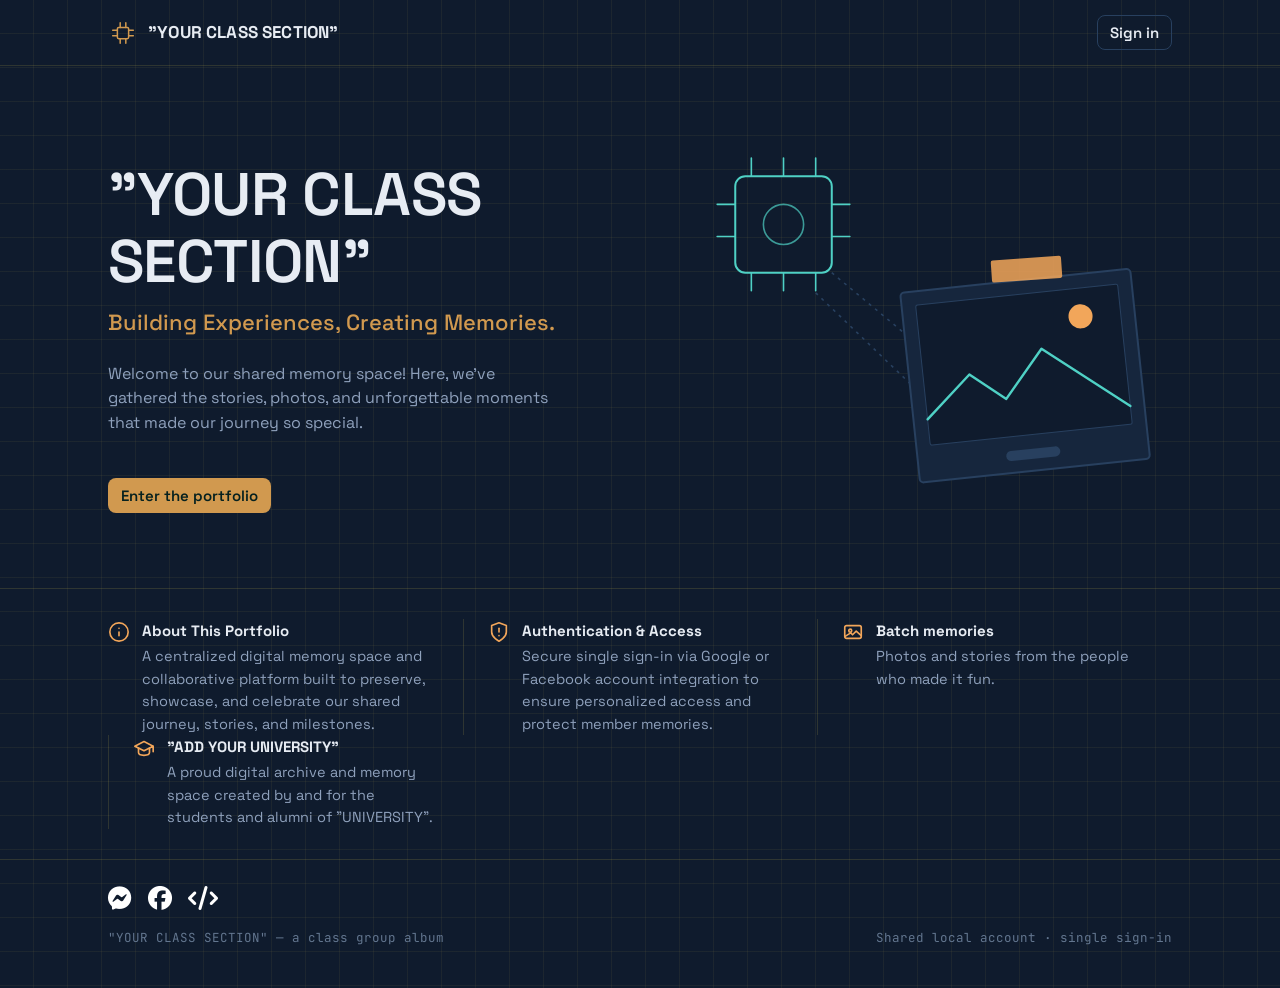
<file: index.html>
<!DOCTYPE html>
<html lang="en">

<head>
  <meta charset="UTF-8">
  <meta name="viewport" content="width=device-width, initial-scale=1.0">
  <title>"YOUR CLASS SECTION"</title>
  <!-- iOS & Android Home Screen Shortcut -->
  <link rel="apple-touch-icon" href="icon.png?v=2">
  <!-- High-Res Shortcut Icon for Android Chrome -->
  <link rel="icon" type="image/png" sizes="192x192" href="icon.png?v=2">
  <!-- Standard Browser Tab Icon -->
  <link rel="icon" type="image/png" sizes="32x32" href="icon.png?v=2">
  <link rel="manifest" href="manifest.json">
  <link rel="stylesheet" href="style.css">
  <link rel="stylesheet" href="https://cdnjs.cloudflare.com/ajax/libs/font-awesome/6.5.1/css/all.min.css">
</head>

<body class="bp-grid" data-page="index">

  <header class="nav">
    <div class="container nav__inner">
      <a href="index.html" class="nav__brand">
        <svg viewBox="0 0 32 32" fill="none" stroke="currentColor" stroke-width="1.6" stroke-linecap="round"
          stroke-linejoin="round" style="color:var(--teal)">
          <rect x="10" y="10" width="12" height="12" rx="1.5" />
          <path d="M13 10V5M19 10V5M13 27v-5M19 27v-5M10 13H5M10 19H5M27 13h-5M27 19h-5" />
        </svg>
        <span class="nav__brand-text">"YOUR CLASS SECTION"</span>
      </a>
      <div class="nav__actions">
        <a href="login.html" class="btn btn--ghost">Sign in</a>
      </div>
    </div>
  </header>

  <main>
    <section class="hero">
      <div class="container hero__grid">
        <div class="hero__content">
          <h1 class="hero__title">"YOUR CLASS SECTION"</h1>
          <p class="hero__tagline">Building Experiences, Creating Memories.</p>
          <p class="hero__blurb">
            Welcome to our shared memory space! Here, we’ve gathered the stories, photos, and unforgettable moments that
            made our journey so special.
          </p>
          <div class="hero__cta">
            <a href="login.html" id="enterPortfolio" class="btn btn--primary">Enter the portfolio</a>
          </div>
        </div>

        <div class="hero__art" aria-hidden="true">
          <svg viewBox="0 0 480 380" fill="none">
            <rect x="46" y="34" width="96" height="96" rx="10" stroke="#4FD1C5" stroke-width="2" />
            <circle cx="94" cy="82" r="20" stroke="#4FD1C5" stroke-width="1.6" opacity="0.7" />
            <path d="M62 34V16M94 34V16M126 34V16M62 130v18M94 130v18M126 130v18M46 62H28M46 94H28M142 62h18M142 94h18"
              stroke="#4FD1C5" stroke-width="1.6" stroke-linecap="round" />
            <path d="M142 130L250 220" stroke="#28405F" stroke-width="1.6" stroke-dasharray="3 5" />
            <path d="M126 150L230 250" stroke="#28405F" stroke-width="1.6" stroke-dasharray="3 5" />
            <circle cx="250" cy="220" r="4" fill="#4FD1C5" />
            <circle cx="230" cy="250" r="4" fill="#4FD1C5" />

            <g transform="translate(210,150) rotate(-6)">
              <rect x="0" y="0" width="230" height="190" rx="4" fill="#16263D" stroke="#28405F" stroke-width="2" />
              <rect x="14" y="14" width="202" height="140" rx="2" fill="#0F1B2D" stroke="#28405F" />
              <path d="M14 128l46-40 34 28 40-46 82 66" stroke="#4FD1C5" stroke-width="2.4" fill="none"
                stroke-linejoin="round" stroke-linecap="round" />
              <circle cx="176" cy="42" r="12" fill="#F2A65A" />
              <rect x="88" y="168" width="54" height="10" rx="5" fill="#28405F" />
            </g>

            <rect x="300" y="118" width="70" height="22" rx="2" fill="#F2A65A" opacity="0.85"
              transform="rotate(-4 300 118)" />
          </svg>
        </div>
      </div>
    </section>

    <section class="strip">
      <div class="container strip__row">
        <!-- Item 1: Portfolio Context & Shared Memory Space -->
        <div class="strip__item">
          <svg viewBox="0 0 24 24" fill="none" stroke="currentColor" stroke-width="1.8" stroke-linecap="round"
            stroke-linejoin="round">
            <circle cx="12" cy="12" r="10" />
            <path d="M12 16v-4" />
            <path d="M12 8h.01" />
          </svg>
          <p><strong>About This Portfolio</strong> A centralized digital memory space and collaborative platform built
            to preserve, showcase, and celebrate our shared journey, stories, and milestones.</p>
        </div>

        <!-- Item 2: Secure Account & Group Access -->
        <div class="strip__item">
          <svg viewBox="0 0 24 24" fill="none" stroke="currentColor" stroke-width="1.8" stroke-linecap="round"
            stroke-linejoin="round">
            <path d="M12 22s8-4 8-10V5l-8-3-8 3v7c0 6 8 10 8 10z" />
            <path d="M12 8v4" />
            <path d="M12 16h.01" />
          </svg>
          <p><strong>Authentication & Access</strong> Secure single sign-in via Google or Facebook account integration
            to ensure personalized access and protect member memories.</p>
        </div>
        <div class="strip__item">
          <svg viewBox="0 0 24 24" fill="none" stroke="currentColor" stroke-width="1.8" stroke-linecap="round"
            stroke-linejoin="round">
            <rect x="3" y="5" width="18" height="14" rx="2" />
            <circle cx="9" cy="10.5" r="1.6" />
            <path d="M21 16l-5.5-5-4 4-2-2L3 17" />
          </svg>
          <p><strong>Batch memories</strong>Photos and stories from the people who made it fun.</p>
        </div>
        <div class="strip__item">
          <svg viewBox="0 0 24 24" fill="none" stroke="currentColor" stroke-width="1.8" stroke-linecap="round"
            stroke-linejoin="round">
            <path d="M22 10v6M2 10l10-5 10 5-10 5z" />
            <path d="M6 12v5c0 2 2 3 6 3s6-1 6-3v-5" />
          </svg>
          <p><strong>"ADD YOUR UNIVERSITY"</strong> A proud digital archive and memory space created by and for
            the students and alumni of "UNIVERSITY".</p>
        </div>
      </div>

    </section>
  </main>

  <footer class="site-footer">
    <div class="icon-link">
      <!-- Existing Messenger Link -->
      <a href="YOUR_LINK" target="_blank" rel="noopener noreferrer">
        <i class="fa-brands fa-facebook-messenger"></i>
      </a>

      <!-- Existing Facebook Link -->
      <a href="YOUR_LINK" target="_blank" rel="noopener noreferrer" title="UNIVERSITY Facebook Page">
        <i class="fa-brands fa-facebook"></i>
      </a>

      <!-- NEW: Developer / Portfolio Link -->
      <a href="https://kaynekaido99-dotcom.is-pinoy.dev/" target="_blank" rel="noopener noreferrer"
        title="Developer Profile">
        <i class="fa-solid fa-code"></i>
      </a>
    </div>

    <div class="container site-footer__inner">
      <span class="mono">"YOUR CLASS SECTION" — a class group album</span>
      <span class="mono">Shared local account · single sign-in</span>
    </div>
  </footer>

  <script src="config.js"></script>
  <script src="app.js"></script>
</body>

</html>
</file>
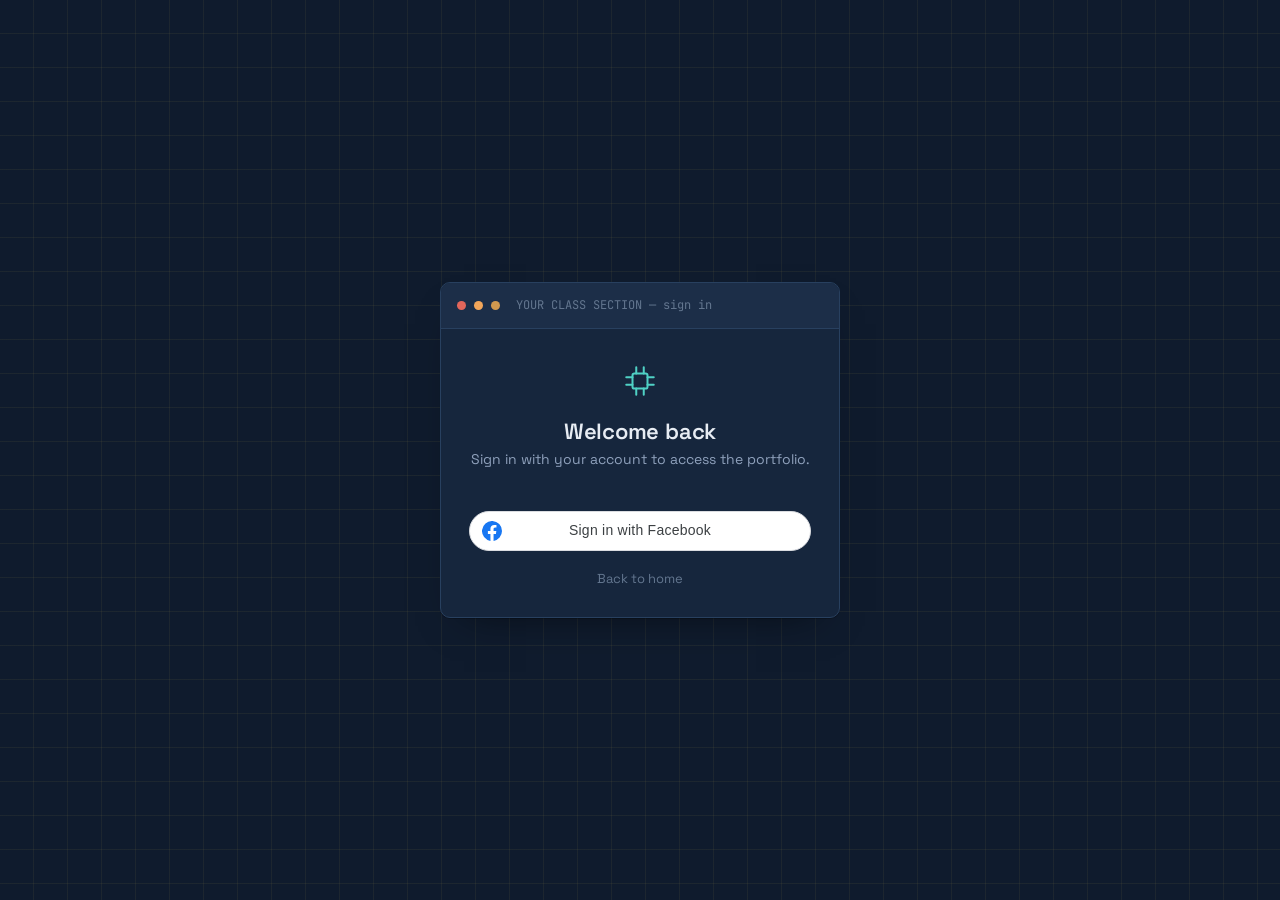
<file: login.html>
<!DOCTYPE html>
<html lang="en">

<head>
  <meta charset="UTF-8">
  <meta name="viewport" content="width=device-width, initial-scale=1.0">
  <title>Sign in — YOUR CLASS SECTION</title>
  <!-- iOS & Android Home Screen Shortcut -->
  <link rel="apple-touch-icon" href="icon.png?v=2">
  <!-- High-Res Shortcut Icon for Android Chrome -->
  <link rel="icon" type="image/png" sizes="192x192" href="icon.png?v=2">
  <!-- Standard Browser Tab Icon -->
  <link rel="icon" type="image/png" sizes="32x32" href="icon.png?v=2">
  <link rel="manifest" href="manifest.json">
  <link rel="stylesheet" href="style.css">
</head>

<body class="bp-grid" data-page="login">

  <div class="auth">
    <div class="auth__panel">
      <div class="auth__titlebar">
        <span class="auth__dot auth__dot--a"></span>
        <span class="auth__dot auth__dot--b"></span>
        <span class="auth__dot auth__dot--c"></span>
        <span class="auth__titlebar-label mono">YOUR CLASS SECTION — sign in</span>
      </div>

      <div class="auth__body">
        <div class="auth__logo">
          <svg viewBox="0 0 32 32" fill="none" stroke="#4FD1C5" stroke-width="1.6" stroke-linecap="round"
            stroke-linejoin="round">
            <rect x="10" y="10" width="12" height="12" rx="1.5" />
            <path d="M13 10V5M19 10V5M13 27v-5M19 27v-5M10 13H5M10 19H5M27 13h-5M27 19h-5" />
          </svg>
        </div>
        <h1 class="auth__heading">Welcome back</h1>
        <p class="auth__subheading">Sign in with your account to access the portfolio.</p>

        <div class="google-signin" aria-label="Sign in options">
          <!-- Google Sign-In Configurations -->
          <div id="g_id_onload" data-client_id="CHANGE_ME" data-context="signin" data-ux_mode="popup"
            data-callback="handleCredentialResponse" data-auto_prompt="false">
          </div>

          <!-- This renders the official secure Google button -->
          <div class="g_id_signin" data-type="standard" data-shape="pill" data-text="signin_with" data-size="large"
            data-logo_alignment="left" data-width="350">
          </div>
          <button type="button" class="facebook-signin" id="facebookSignIn">
            <svg class="facebook-signin__icon" viewBox="0 0 24 24" aria-hidden="true">
              <path fill="currentColor"
                d="M24 12a12 12 0 1 0-13.875 11.85v-8.38H7.078V12h3.047V9.356c0-3.007 1.792-4.668 4.533-4.668 1.312 0 2.686.234 2.686.234v2.953h-1.513c-1.49 0-1.956.925-1.956 1.874V12h3.328l-.532 3.47h-2.796v8.38A12.003 12.003 0 0 0 24 12Z" />
            </svg>
            <span>Sign in with Facebook</span>
          </button>
          <p class="google-signin__status" id="loginError" role="alert"></p>
        </div>

        <a href="index.html" class="auth__back">Back to home</a>
      </div>
    </div>
  </div>

  <script src="config.js"></script>
  <script src="app.js"></script>
  <script src="https://accounts.google.com/gsi/client" async defer></script>
  <div id="fb-root"></div>
  <script async defer crossorigin="anonymous" src="https://connect.facebook.net/en_US/sdk.js"></script>
</body>

</html>
</file>
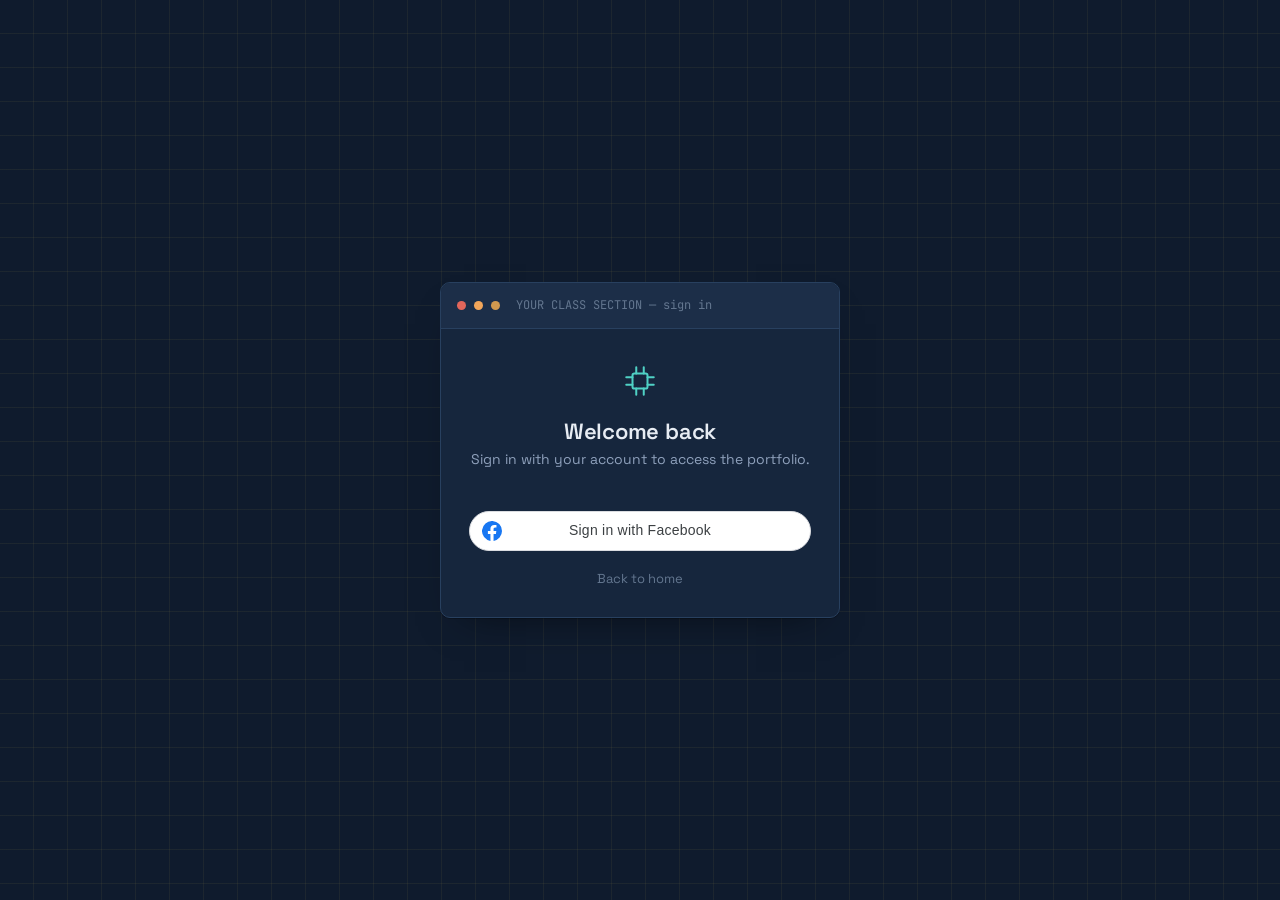
<file: portfolio.html>
<!DOCTYPE html>
<html lang="en">

<head>
  <meta charset="UTF-8">
  <meta name="viewport" content="width=device-width, initial-scale=1.0">
  <title>Portfolio — YOUR CLASS SECTION</title>
  <!-- iOS & Android Home Screen Shortcut -->
  <link rel="apple-touch-icon" href="icon.png?v=2">
  <!-- High-Res Shortcut Icon for Android Chrome -->
  <link rel="icon" type="image/png" sizes="192x192" href="icon.png?v=2">
  <!-- Standard Browser Tab Icon -->
  <link rel="icon" type="image/png" sizes="32x32" href="icon.png?v=2">
  <link rel="manifest" href="manifest.json">
  <link rel="stylesheet" href="style.css">
  <link rel="stylesheet" href="https://cdnjs.cloudflare.com/ajax/libs/font-awesome/6.5.1/css/all.min.css">
</head>

<body class="bp-grid" data-page="portfolio">

  <header class="nav topbar">
    <div class="container nav__inner">
      <a href="portfolio.html" class="nav__brand">
        <svg viewBox="0 0 32 32" fill="none" stroke="currentColor" stroke-width="1.6" stroke-linecap="round"
          stroke-linejoin="round" style="color:var(--teal)">
          <rect x="10" y="10" width="12" height="12" rx="1.5" />
          <path d="M13 10V5M19 10V5M13 27v-5M19 27v-5M10 13H5M10 19H5M27 13h-5M27 19h-5" />
        </svg>
        <span class="nav__brand-text">YOUR CLASS SECTION</span>
        <span class="nav__meta mono">/ group album</span>
      </a>
      <div class="nav__actions">
        <span class="nav__user mono"><span class="dot"></span><span class="nav__user-name"
            id="userName">user</span></span>
        <button type="button" class="btn btn--ghost" id="logoutBtn">
          <svg viewBox="0 0 24 24" fill="none" stroke="currentColor" stroke-width="1.8" stroke-linecap="round"
            stroke-linejoin="round" style="width:16px;height:16px">
            <path d="M9 21H5a2 2 0 0 1-2-2V5a2 2 0 0 1 2-2h4" />
            <path d="M16 17l5-5-5-5" />
            <path d="M21 12H9" />
          </svg>
          Log out
        </button>
        <div class="notification-center" id="notificationCenter">
          <button type="button" class="notification-bell" id="notif-bell-btn" aria-label="Notifications"
            aria-expanded="false" aria-controls="notif-panel">
            <i class="fa-solid fa-bell" aria-hidden="true"></i>
            <span class="notification-badge" id="notif-badge" aria-live="polite" hidden>0</span>
          </button>
          <section class="notification-panel" id="notif-panel" aria-label="Notifications" hidden>
            <div class="notification-panel__header">
              <h2>Notifications</h2>
              <button type="button" id="notif-mark-all-read">Mark all as read</button>
            </div>
            <ul class="notification-list" id="notif-list" aria-live="polite"></ul>
          </section>
        </div>
      </div>
    </div>
    <div class="container topbar__sync">
      <span class="sync-status-row">
        <span class="sync-status mono" id="syncStatus">Syncing…</span>
        <button type="button" class="btn--icon sync-refresh" id="syncNowButton" title="Sync now" aria-label="Sync now">
          <i class="fa-solid fa-rotate" aria-hidden="true"></i>
        </button>
      </span>
    </div>
  </header>

  <main class="container">

    <section class="welcome-panel bp-grid">
      <p class="welcome-panel__eyebrow mono">// shared memory space</p>
      <h1>Welcome to YOUR CLASS SECTION</h1>
      <p class="welcome-panel__tagline">Building experiences, creating memories.</p>
      <p class="welcome-panel__body">
        "Welcome back, YOUR CLASS SECTION! Step inside to relive our best moments and share new ones together."
      </p>
      <div>
        <div class="terms-trigger">
          <button type="button" class="btn btn--ghost" id="termsOpen">Terms &amp; Conditions:</button>
        </div>
      </div>
    </section>



    <section class="calendar-panel" aria-labelledby="calendarHeading">
      <div class="calendar-panel__head">
        <div>
          <p class="calendar-panel__eyebrow mono">// group calendar</p>
          <h2 id="calendarHeading">Calendar Events</h2>
        </div>
        <div class="calendar-panel__nav">
          <button type="button" class="btn--icon" id="calendarPrev" aria-label="Previous month">&lsaquo;</button>
          <span class="calendar-panel__month" id="calendarMonth"></span>
          <button type="button" class="btn--icon" id="calendarNext" aria-label="Next month">&rsaquo;</button>
        </div>
      </div>
      <form id="calendarForm" class="calendar-form">
        <div class="calendar-form__fields">
          <div class="field">
            <label class="field__label" for="eventDate">Date</label>
            <input class="field__input" type="date" id="eventDate" required>
          </div>
          <div class="field">
            <label class="field__label" for="eventTime">Time</label>
            <input class="field__input" type="time" id="eventTime" required>
          </div>
          <div class="field">
            <label class="field__label" for="eventNote">Note</label>
            <input class="field__input" type="text" id="eventNote" placeholder="Add events, Trip, meetup..." required>
          </div>
        </div>
        <button type="submit" class="btn btn--primary" id="calendarSave">Add to calendar</button>
      </form>
      <div class="calendar-events" id="calendarEvents" aria-live="polite"></div>
    </section>

    <section class="composer">
      <div class="composer__head">
        <p class="calendar-panel__eyebrow mono">// group memory</p>
        <h2>Add album</h2>
        <span class="mono">visible to the whole group</span>
      </div>
      <form id="composerForm">
        <div class="composer__fields">
          <div class="field">
            <label class="field__label" for="memoryTitle">Album name</label>
            <input class="field__input" type="text" id="memoryTitle" placeholder="e.g. Summer trip" maxlength="100"
              required>
          </div>
        </div>
        <div class="composer__actions">
          <button type="submit" class="btn btn--primary">Create album</button>
        </div>
      </form>
    </section>

    <section class="memories">
      <div class="memories__header">
        <div>
          <h2>Our memories</h2>
          <p class="memories__description">Create albums to organize photos. Albums are stored in this space.</p>
        </div>
        <span class="memories__header-meta">
          <span class="memories__count mono" id="memoryCount">0 memories</span>
        </span>
      </div>
      <div class="memory-grid" id="memoryGrid"></div>
    </section>

  </main>

  <div class="modal-overlay" id="confirmOverlay">
    <div class="modal">
      <h3 id="confirmTitle">Are you sure?</h3>
      <p id="confirmBody"></p>
      <div class="modal__actions">
        <button type="button" class="btn btn--ghost" id="confirmCancel">Cancel</button>
        <button type="button" class="btn btn--danger-ghost" id="confirmOk">Delete</button>
      </div>
    </div>
  </div>

  <div class="modal-overlay album-rename-overlay" id="albumRenameOverlay" aria-hidden="true">
    <form class="modal album-rename-modal" id="albumRenameForm" role="dialog" aria-modal="true"
      aria-labelledby="albumRenameTitle">
      <h3 id="albumRenameTitle">Rename album</h3>
      <label class="field__label" for="albumRenameInput">Album name</label>
      <input class="field__input" type="text" id="albumRenameInput" maxlength="100" required>
      <div class="modal__actions">
        <button type="button" class="btn btn--ghost" id="albumRenameCancel">Cancel</button>
        <button type="submit" class="btn btn--primary" id="albumRenameSave">Save name</button>
      </div>
    </form>
  </div>

  <div class="modal-overlay album-modal-overlay" id="albumModal" aria-hidden="true">
    <section class="modal album-modal" role="dialog" aria-modal="true" aria-labelledby="albumModalTitle">
      <div class="album-modal__header">
        <div>
          <h2 id="albumModalTitle">Album</h2>
          <p id="albumModalDescription"></p>
        </div>
        <button type="button" class="btn--icon" id="albumModalClose" aria-label="Close album">
          <svg viewBox="0 0 24 24" fill="none" stroke="currentColor" stroke-width="1.8" stroke-linecap="round"
            stroke-linejoin="round">
            <path d="M6 6l12 12M18 6L6 18" />
          </svg>
        </button>
      </div>
      <button type="button" class="btn btn--primary album-add-picture" id="albumAddPicture">
        <span aria-hidden="true">+</span> Add picture
      </button>
      <div class="album-photo-grid" id="albumPhotoGrid"></div>
    </section>
  </div>

  <div class="modal-overlay album-upload-overlay" id="albumUploadOverlay" aria-hidden="true">
    <form id="albumUploadForm" class="modal album-upload-modal album-upload-form" role="dialog" aria-modal="true"
      aria-labelledby="albumUploadTitle">
      <div class="album-upload-modal__header">
        <div>
          <h2 id="albumUploadTitle">Add pictures</h2>
          <p id="albumUploadAlbumName"></p>
        </div>
        <button type="button" class="btn--icon" id="albumUploadClose" aria-label="Close upload dialog">&times;</button>
      </div>
      <label class="field__label" for="albumPhotoCaption">Caption (optional)</label>
      <input class="field__input" type="text" id="albumPhotoCaption" maxlength="120"
        placeholder="Add a caption to these photos">
      <label class="field__label" for="albumPhotoFiles">Choose photos</label>
      <div class="album-upload-form__actions">
        <input class="field__input" type="file" id="albumPhotoFiles" accept="image/*" multiple required>
        <button type="submit" class="btn btn--primary" id="albumUploadButton">Upload</button>
      </div>
      <p class="album-upload-form__hint" id="albumUploadHint">Select one or more photos to add to this album.</p>
    </form>
  </div>

  <div class="modal-overlay terms-modal-overlay" id="termsOverlay" aria-hidden="true">
    <section class="modal terms-modal" role="dialog" aria-modal="true" aria-labelledby="termsTitle">
      <div class="terms-modal__header">
        <div>
          <p class="calendar-panel__eyebrow mono">// group policy</p>
          <h2 id="termsTitle">Terms &amp; Conditions: Image Posting &amp; Link Sharing</h2>
        </div>
        <button type="button" class="btn--icon" id="termsClose" aria-label="Close terms and conditions">&times;</button>
      </div>
      <div class="terms-modal__content">
        <h3>1. Photo Uploads &amp; Content Ownership</h3>
        <ul>
          <li><strong>Ownership Retained:</strong> You keep full ownership and copyright of any photos,
            images, or
            stories you upload to this shared memory space.</li>
          <li><strong>Display License:</strong> By uploading content, you grant the platform and group
            members a limited
            license to store, view, and display your photos exclusively within this shared group space.
          </li>
          <li><strong>Content Authority:</strong> You represent and warrant that you own or have the
            necessary rights
            and permissions for any photo you upload, and that your uploads do not violate third-party
            privacy or
            copyright laws.</li>
        </ul>
        <h3>2. Link Sharing &amp; Access Control</h3>
        <ul>
          <li><strong>Exclusive Group Access:</strong> This portfolio link and its content are intended
            solely for
            authorized members of <strong>YOUR CLASS SECTION</strong>.</li>
          <li><strong>Sharing Restriction:</strong> Members must not publicly distribute, post, or share
            direct access
            links, shared login credentials, or private member memories outside the intended group
            without prior consent
            from the content owner.</li>
          <li><strong>Account Responsibility:</strong> Each member is responsible for activity conducted
            under their
            session and must log out when using shared or public devices.</li>
        </ul>
        <h3>3. Acceptable Use &amp; Content Guidelines</h3>
        <ul>
          <li><strong>Respectful Sharing:</strong> Uploaded memories, event notes, and media must remain
            appropriate,
            respectful, and free from offensive or unlawful material.</li>
          <li><strong>Content Removal:</strong> The platform administrators reserve the right to remove
            any content or
            revoke access if sharing guidelines or group privacy policies are violated.</li>
        </ul>
        <h3>4. Photo Quality, Formats &amp; Metadata</h3>
        <ul>
          <li><strong>Allowed Formats &amp; Compression:</strong> Uploads should follow standard image
            formats (e.g., JPEG, PNG, HEIC). To optimize performance and storage, the platform may
            automatically compress or resize images without altering the original context.</li>
          <li><strong>Exif &amp; Location Data:</strong> Photos taken on modern devices often contain
            Embedded Metadata (EXIF data), including timestamp, device type, and GPS location. By
            uploading, you acknowledge that metadata attached to your photos may be accessible or
            processed within the shared space unless removed prior to uploading.</li>
        </ul>
        <h3>5. Takedown Requests &amp; Content Deletion</h3>
        <ul>
          <li><strong>User-Initiated Deletion:</strong> You may request or directly perform the deletion
            of your own uploaded images at any time. Upon deletion, the image will no longer be visible
            to group members.</li>
          <li><strong>Right to Request Removal:</strong> If an image depicts you or a family member and
            you wish to have it removed from the shared space, you may submit a takedown request to the
            administrators. Takedown requests will be processed promptly out of respect for member
            privacy.</li>
          <li><strong>Archival Backups:</strong> Residual or backup copies of deleted content may
            temporarily persist in secure system backups for a limited period before being permanently
            purged.</li>
        </ul>
        <h3>6. Third-Party Links &amp; External Media</h3>
        <ul>
          <li><strong>External Hyperlinks:</strong> If members post links to third-party platforms
            (e.g., Google Drive, YouTube, social media, external photo albums), YOUR CLASS SECTION is not
            responsible for the privacy practices, uptime, or content found on those external sites.
          </li>
          <li><strong>External Link Access:</strong> Members who share external links must ensure the
            permission settings on those third-party platforms align with the privacy expectations of
            the group.</li>
        </ul>
        <h3>7. Intellectual Property &amp; Fair Use</h3>
        <ul>
          <li><strong>Non-Commercial Use:</strong> All media and shared links within the YOUR CLASS SECTION
            portal are intended strictly for personal, nostalgic, and community-building purposes.
            Commercial exploitation, reselling, or unauthorized reproduction of any group photo or
            asset is strictly prohibited.</li>
          <li><strong>AI &amp; Data Scraping Prohibition:</strong> Automated scraping, downloading in
            bulk via automated bots, or using shared images/data to train artificial intelligence or
            machine learning models without express group consent is prohibited.</li>
        </ul>
        <h3>8. Disclaimer of Liability &amp; Technical Failures</h3>
        <ul>
          <li><strong>Service Availability:</strong> While administrators endeavor to maintain
            continuous access to the shared memory space, YOUR CLASS SECTION does not guarantee uninterrupted
            service or protection against unforeseen data loss. Members are encouraged to keep personal
            backups of their original photos.</li>
          <li><strong>Unauthorized Access:</strong> While security measures are implemented to restrict
            link access to authorized YOUR CLASS SECTION members, the platform cannot be held liable for
            unauthorized downloads or sharing resulting from a member failing to secure their
            credentials or device.</li>
        </ul>
        <div class="modal__actions">
          <button type="button" class="btn btn--primary" id="termsDone">I understand</button>
        </div>
    </section>
  </div>

  <div class="image-modal-overlay" id="imageModal" aria-hidden="true">
    <div class="image-modal" role="dialog" aria-modal="true" aria-label="Expanded memory photo">
      <button type="button" class="image-modal__close" id="imageModalClose" aria-label="Close image preview">
        <svg viewBox="0 0 24 24" fill="none" stroke="currentColor" stroke-width="1.8" stroke-linecap="round"
          stroke-linejoin="round">
          <path d="M6 6l12 12M18 6L6 18" />
        </svg>
      </button>
      <img id="imageModalPhoto" src="" alt="">
    </div>
  </div>

  <div class="toast" id="toast"></div>

  <footer class="site-footer">
    <div class="icon-link">
      <!-- Existing Messenger Link -->
      <a href="YOUR_LINK" target="_blank" rel="noopener noreferrer">
        <i class="fa-brands fa-facebook-messenger"></i>
      </a>

      <!-- Existing Facebook Link -->
      <a href="YOUR_LINK" target="_blank" rel="noopener noreferrer" title="UNIVERSITY Facebook Page">
        <i class="fa-brands fa-facebook"></i>
      </a>

      <!-- NEW: Developer / Portfolio Link -->
      <a href="YOUR_LINK" target="_blank" rel="noopener noreferrer" title="Developer Profile">
        <i class="fa-solid fa-code"></i>
      </a>
    </div>

    <div class="container site-footer__inner">
      <span class="mono">"YOUR CLASS SECTION" — a class group album</span>
      <span class="mono">Shared local account · single sign-in</span>
    </div>
  </footer>

  <script src="config.js"></script>
  <script src="app.js"></script>
</body>

</html>
</file>
<file: style.css>
/* =========================================================
   YOUR CLASS SECTION — Group Portfolio
   Design concept: a technical blueprint grid meets a
   hand-kept photo memory — schematic lines, one warm
   amber "photo" accent, monospace used only for system
   / meta text (labels, timestamps, the login hint).
   ========================================================= */

@import url('https://fonts.googleapis.com/css2?family=Space+Grotesk:wght@400;500;600;700&family=JetBrains+Mono:wght@400;500;600&display=swap');

:root {
  --ink: #0F1B2D;
  --ink-2: #241b0b;
  --panel: #16263D;
  --panel-2: #1C2E48;
  --border: #28405F;
  --border-soft: rgba(209, 190, 79, 0.16);
  --grid-line: rgba(209, 185, 79, 0.07);
  --teal: #d1994f;
  --teal-dim: #7d542e;
  --amber: #F2A65A;
  --amber-dim: #B97A3E;
  --danger: #E2665B;
  --text: #E7ECF3;
  --muted: #8FA1BC;
  --muted-2: #63768F;

  --font-display: 'Space Grotesk', 'Segoe UI', Helvetica, Arial, sans-serif;
  --font-mono: 'JetBrains Mono', 'Courier New', monospace;

  --radius-panel: 10px;
  --radius-photo: 3px;
  --radius-pill: 999px;

  --shadow-panel: 0 1px 0 rgba(0, 0, 0, 0.25), 0 18px 40px -24px rgba(0, 0, 0, 0.6);
}

*,
*::before,
*::after {
  box-sizing: border-box;
}

html,
body {
  height: 100%;
}

body {
  margin: 0;
  background: var(--ink);
  color: var(--text);
  font-family: var(--font-display);
  font-size: 16px;
  line-height: 1.55;
  -webkit-font-smoothing: antialiased;
}

h1,
h2,
h3 {
  font-family: var(--font-display);
  font-weight: 600;
  line-height: 1.12;
  margin: 0;
  letter-spacing: -0.01em;
}

p {
  margin: 0;
}

a {
  color: inherit;
}

button {
  font-family: inherit;
}

ul {
  margin: 0;
  padding: 0;
  list-style: none;
}

.mono {
  font-family: var(--font-mono);
}

::selection {
  background: var(--teal);
  color: var(--ink);
}

:focus-visible {
  outline: 2px solid var(--teal);
  outline-offset: 2px;
  border-radius: 4px;
}

/* ---------- shared entrance animations ---------- */
@keyframes fade-in-up {
  from {
    opacity: 0;
    transform: translateY(24px);
  }

  to {
    opacity: 1;
    transform: translateY(0);
  }
}

@keyframes fade-in-down {
  from {
    opacity: 0;
    transform: translateY(-18px);
  }

  to {
    opacity: 1;
    transform: translateY(0);
  }
}

@keyframes scale-up-in {
  from {
    opacity: 0;
    transform: scale(.92);
  }

  to {
    opacity: 1;
    transform: scale(1);
  }
}

@keyframes card-in {
  from {
    opacity: 0;
    transform: translateY(18px) rotate(var(--card-rotation));
  }

  to {
    opacity: 1;
    transform: translateY(0) rotate(var(--card-rotation));
  }
}

@keyframes slide-from-left {
  from {
    opacity: 0;
    transform: translateX(-26px);
  }

  to {
    opacity: 1;
    transform: translateX(0);
  }
}

@keyframes typewriter-text {
  0% {
    opacity: 0;
    clip-path: inset(0 100% 0 0);
  }

  15% {
    opacity: 1;
  }

  100% {
    opacity: 1;
    clip-path: inset(0 0 0 0);
  }
}

@keyframes pop-in {
  from {
    opacity: 0;
    transform: translateY(18px) scale(.97);
  }

  to {
    opacity: 1;
    transform: translateY(0) scale(1);
  }
}

@keyframes slide-up-reveal {
  from {
    opacity: 0;
    transform: translateY(14px);
  }

  to {
    opacity: 1;
    transform: translateY(0);
  }
}

.nav {
  opacity: 0;
  animation: fade-in-down .8s ease-out .1s both;
}

.hero__content {
  opacity: 0;
  animation: fade-in-up .8s ease-out .25s both;
}

.hero__art {
  animation: scale-up-in .8s cubic-bezier(.34, 1.56, .64, 1) .35s both;
}

.strip__item {
  opacity: 0;
  animation: fade-in-up .7s ease-out both;
}

.strip__item:nth-child(1) {
  animation-delay: .55s;
}

.strip__item:nth-child(2) {
  animation-delay: .68s;
}

.strip__item:nth-child(3) {
  animation-delay: .81s;
}

.strip__item:nth-child(4) {
  animation-delay: .94s;
}

.site-footer .icon-link,
.site-footer__inner {
  opacity: 0;
  animation: fade-in-up .7s ease-out 1s both;
}

.auth__panel {
  opacity: 0;
  animation: scale-up-in .8s cubic-bezier(.34, 1.56, .64, 1) .15s both;
}

.welcome-panel {
  opacity: 0;
  animation: fade-in-up .8s ease-out .2s both;
}

.calendar-panel {
  opacity: 0;
  animation: fade-in-up .8s ease-out .38s both;
}

.composer {
  opacity: 0;
  animation: fade-in-up .8s ease-out .56s both;
}

.memories__header {
  opacity: 0;
  animation: fade-in-up .7s ease-out .7s both;
}

.memory-card {
  opacity: 0;
  animation: card-in .7s ease-out both;
}

.memory-card:nth-child(3n+1) {
  --card-rotation: -0.6deg;
  animation-delay: .62s;
}

.memory-card:nth-child(3n+2) {
  --card-rotation: .4deg;
  animation-delay: .74s;
}

.memory-card:nth-child(3n) {
  --card-rotation: -0.3deg;
  animation-delay: .86s;
}

.memory-card:nth-child(n+4) {
  animation-delay: 1s;
}

@media (prefers-reduced-motion: reduce) {

  *,
  *::before,
  *::after {
    animation-duration: 0.001ms !important;
    animation-iteration-count: 1 !important;
    transition-duration: 0.001ms !important;
    scroll-behavior: auto !important;
  }
}

/* ---------- blueprint grid backdrop ---------- */
.bp-grid {
  background-color: var(--ink);
  background-image:
    linear-gradient(var(--grid-line) 1px, transparent 1px),
    linear-gradient(90deg, var(--grid-line) 1px, transparent 1px);
  background-size: 34px 34px;
  background-position: -1px -1px;
}

.container {
  width: 100%;
  max-width: 1120px;
  margin: 0 auto;
  padding: 0 28px;
}

/* ---------- buttons ---------- */
.btn {
  display: inline-flex;
  align-items: center;
  justify-content: center;
  gap: 8px;
  border-radius: 8px;
  border: 1px solid transparent;
  padding: 5px 12px;
  font-size: 15px;
  font-weight: 600;
  cursor: pointer;
  transition: transform .15s ease, background-color .15s ease, border-color .15s ease;
  white-space: nowrap;
  text-decoration: none;
}

.btn:active {
  transform: translateY(1px);
}

.btn--primary {
  background: var(--teal);
  color: #06211F;
  margin-top: 10px;
}

.btn--primary:hover {
  background: #2E7D74;
  color: #ffffff;
}

.btn--ghost {
  background: transparent;
  border-color: var(--border);
  color: var(--text);
}

#termsOpen {
  opacity: 0;
  animation: fade-in-up .8s ease-out .42s both;
}

.btn--ghost:hover {
  border-color: var(--teal);
  color: var(--teal);
}

.btn--danger-ghost {
  background: transparent;
  border-color: var(--border);
  color: var(--danger);
}

.btn--danger-ghost:hover {
  border-color: var(--danger);
  background: rgba(226, 102, 91, 0.08);
}

.btn--block {
  width: 100%;
}

.btn[disabled] {
  opacity: .5;
  cursor: not-allowed;
}

.btn--icon {
  display: inline-flex;
  align-items: center;
  justify-content: center;
  width: 34px;
  height: 34px;
  padding: 0;
  border-radius: 7px;
  border: 1px solid var(--border);
  background: transparent;
  color: var(--muted);
  cursor: pointer;
  transition: color .15s ease, border-color .15s ease, background-color .15s ease;
}

.btn--icon:hover {
  color: var(--text);
  border-color: var(--teal);
}

.btn--icon.is-danger:hover {
  color: var(--danger);
  border-color: var(--danger);
}

.btn--icon svg {
  width: 16px;
  height: 16px;
}


#termsOpen.btn {
  background: transparent;
  border-color: var(--danger);
  color: var(--danger);
}

#termsOpen.btn:hover {
  background: transparent;
  border-color: var(--teal);
  color: var(--teal);
}

/* ---------- top navigation (shared) ---------- */
.nav {
  border-bottom: 1px solid var(--border-soft);
}

.nav__inner {
  display: flex;
  justify-content: space-between;
  flex-wrap: wrap;
  gap: 8px;
  margin-top: 15px;
  margin-bottom: 15px;
}

.topbar .nav__inner {
  margin-bottom: 0;
}

.topbar__sync {
  display: flex;
  justify-content: flex-end;
  padding-bottom: 3px;
}

.nav__brand {
  display: flex;
  align-items: center;
  gap: 10px;
  text-decoration: none;
  color: var(--text);
}

.nav__brand svg {
  width: 30px;
  height: 30px;
  flex-shrink: 0;
}

.nav__brand-text {
  font-weight: 700;
  font-size: 17px;
  letter-spacing: 0.01em;
}

.nav__meta {
  color: var(--muted-2);
  font-size: 12.5px;
}

.nav__actions {
  display: flex;
  align-items: center;
  gap: 14px;
}

.notification-center {
  position: relative;
}

.notification-bell {
  position: relative;
  display: inline-flex;
  width: 30px;
  height: 30px;
  align-items: center;
  justify-content: center;
  border: 1px solid var(--border);
  border-radius: 50%;
  background: rgba(22, 38, 61, .8);
  color: var(--text);
  cursor: pointer;
}

.notification-bell:hover,
.notification-bell[aria-expanded="true"] {
  border-color: var(--teal);
  color: var(--teal);
}

.notification-badge {
  position: absolute;
  top: -5px;
  right: -7px;
  min-width: 19px;
  height: 19px;
  padding: 0 5px;
  border: 2px solid var(--ink);
  border-radius: 999px;
  background: #e5484d;
  color: #fff;
  font: 600 10px/15px var(--font-display);
  text-align: center;
}

.notification-panel {
  position: absolute;
  z-index: 20;
  top: calc(100% + 12px);
  right: 0;
  width: min(390px, calc(100vw - 32px));
  max-height: min(540px, calc(100vh - 100px));
  overflow: hidden;
  border: 1px solid rgba(143, 161, 188, .3);
  border-radius: 14px;
  background: rgba(15, 27, 45, .88);
  box-shadow: 0 18px 50px rgba(0, 0, 0, .45);
  -webkit-backdrop-filter: blur(18px);
  backdrop-filter: blur(18px);
}

.notification-panel[hidden] {
  display: none;
}

.notification-panel__header {
  display: flex;
  align-items: center;
  justify-content: space-between;
  gap: 12px;
  padding: 14px 16px;
  border-bottom: 1px solid var(--border-soft);
}

.notification-panel__header h2 {
  font-size: 15px;
}

.notification-panel__header button,
.notification-item__menu button {
  border: 0;
  background: transparent;
  color: var(--teal);
  font: inherit;
  font-size: 11px;
  cursor: pointer;
}

.notification-panel__header button:hover,
.notification-item__menu button:hover {
  color: #fff;
}

.notification-list {
  max-height: min(460px, calc(100vh - 170px));
  overflow-y: auto;
  padding: 6px;
}

.notification-item {
  position: relative;
  display: grid;
  grid-template-columns: minmax(0, 1fr) 32px;
  align-items: start;
  gap: 10px;
  padding: 12px 8px;
  border-bottom: 1px solid rgba(40, 64, 95, .65);
  border-radius: 8px;
}

.notification-item__open {
  display: grid;
  min-width: 0;
  grid-column: 1;
  grid-row: 1;
  grid-template-columns: 32px minmax(0, 1fr);
  align-items: start;
  gap: 10px;
  padding: 0;
  border: 0;
  background: transparent;
  color: inherit;
  text-align: left;
  cursor: pointer;
}

.notification-item__open:hover .notification-item__title {
  color: var(--teal);
}

.notification-item__open:focus-visible {
  outline: 2px solid var(--teal);
  outline-offset: 3px;
}

.notification-item:last-child {
  border-bottom: 0;
}

.notification-item.is-unread {
  background: rgba(79, 209, 197, .08);
}

.notification-item__icon {
  display: grid;
  width: 30px;
  height: 30px;
  place-items: center;
  border-radius: 9px;
  background: rgba(79, 209, 197, .1);
  font-size: 16px;
}

.notification-item__content {
  min-width: 0;
}

.notification-item__title {
  color: var(--text);
  font-size: 12px;
  line-height: 1.4;
  overflow-wrap: anywhere;
}

.notification-item__meta {
  display: block;
  margin-top: 4px;
  color: var(--muted-2);
  font: 10px var(--font-mono);
}

.notification-item__menu-wrap {
  position: relative;
  grid-column: 2;
  grid-row: 1;
}

.notification-item__more {
  display: grid;
  width: 30px;
  height: 30px;
  place-items: center;
  border: 0;
  border-radius: 6px;
  background: transparent;
  color: var(--muted);
  cursor: pointer;
}

.notification-item__more:hover {
  background: rgba(143, 161, 188, .12);
  color: var(--text);
}

.notification-item__menu {
  position: absolute;
  z-index: 1;
  top: 32px;
  right: 0;
  display: grid;
  min-width: 130px;
  gap: 2px;
  padding: 5px;
  border: 1px solid var(--border);
  border-radius: 8px;
  background: var(--panel);
  box-shadow: var(--shadow-panel);
}

.notification-item__menu[hidden] {
  display: none;
}

.notification-item__menu button {
  padding: 7px 8px;
  color: var(--text);
  text-align: left;
}

.notification-item__menu button[data-notif-action="delete"] {
  color: var(--danger);
}

.notification-list__empty {
  padding: 24px 12px;
  color: var(--muted);
  font-size: 12px;
  text-align: center;
}

.notification-target-highlight {
  border-color: var(--teal) !important;
  box-shadow: 0 0 0 3px rgba(79, 209, 197, .25), 0 0 24px rgba(79, 209, 197, .2) !important;
  transition: box-shadow .2s ease, border-color .2s ease;
}

.nav__user {
  display: flex;
  align-items: center;
  gap: 8px;
  color: var(--muted);
  font-size: 13px;
}

.nav__user-name {
  max-width: 22ch;
  overflow: hidden;
  text-overflow: ellipsis;
  white-space: nowrap;
}

.nav__user .dot {
  width: 7px;
  height: 7px;
  border-radius: 50%;
  background: var(--teal);
  box-shadow: 0 0 0 3px rgba(79, 209, 197, 0.15);
}

/* ---------- hero (index) ---------- */
.hero {
  padding: 76px 0 56px;
}

.hero__grid {
  display: grid;
  grid-template-columns: 1.05fr 0.95fr;
  gap: 48px;
  align-items: center;
}

.hero__content {
  max-width: 480px;
}

.hero__title {
  font-size: clamp(40px, 6vw, 60px);
  color: var(--text);
}

.hero__tagline {
  margin-top: 10px;
  font-size: clamp(18px, 2.4vw, 22px);
  color: var(--teal);
  font-weight: 500;
}

.hero__blurb {
  margin-top: 22px;
  color: var(--muted);
  font-size: 16px;
  max-width: 44ch;
}

.hero__cta {
  margin-top: 32px;
  display: flex;
  gap: 14px;
  flex-wrap: wrap;
}

.hero__art {
  animation: scale-up-in .8s cubic-bezier(.34, 1.56, .64, 1) .35s both;
}

.hero__art svg {
  width: 100%;
  height: auto;
}

@keyframes art-in {
  from {
    opacity: 0;
    transform: translateY(10px) scale(.98);
  }

  to {
    opacity: 1;
    transform: translateY(0) scale(1);
  }
}

/* ---------- feature strip ---------- */
.strip {
  border-top: 1px solid var(--border-soft);
  border-bottom: 1px solid var(--border-soft);
  padding: 30px 0;
}

.strip__row {
  display: grid;
  grid-template-columns: repeat(3, 1fr);
}

.strip__item {
  display: flex;
  align-items: flex-start;
  gap: 12px;
  padding: 0 24px;
  border-left: 1px solid var(--border-soft);
}

.strip__item:first-child {
  border-left: none;
  padding-left: 0;
}

.strip__item svg {
  width: 22px;
  height: 22px;
  color: var(--amber);
  flex-shrink: 0;
  margin-top: 2px;
}

.strip__item p {
  color: var(--muted);
  font-size: 14.5px;
}

.strip__item strong {
  display: block;
  color: var(--text);
  font-size: 15px;
  margin-bottom: 3px;
}

/* ---------- footer ---------- */

.icon-link {
  display: flex;
  width: 100%;
  max-width: 1120px;
  margin: 0 auto;
  gap: 16px;
  /* Space between the two icons */
  padding: 0 28px;
}

/* Icon styling */
.icon-link a i {
  display: inline-block;
  color: #ffffff;
  font-size: 24px;
}

.site-footer {
  padding: 26px 0 40px;
  color: var(--muted-2);
  font-size: 12.5px;
}

.site-footer__inner {
  display: flex;
  justify-content: space-between;
  flex-wrap: wrap;
  gap: 8px;
  margin-top: 15px;
}

/* ---------- auth (login) ---------- */
.auth {
  min-height: 100vh;
  display: flex;
  align-items: center;
  justify-content: center;
  padding: 32px 20px;
}

.auth__panel {
  width: 100%;
  max-width: 400px;
  background: var(--panel);
  border: 1px solid var(--border);
  border-radius: var(--radius-panel);
  box-shadow: var(--shadow-panel);
  overflow: hidden;
}

.auth__titlebar {
  display: flex;
  align-items: center;
  gap: 8px;
  padding: 13px 16px;
  background: var(--panel-2);
  border-bottom: 1px solid var(--border);
}

.auth__dot {
  width: 9px;
  height: 9px;
  border-radius: 50%;
}

.auth__dot--a {
  background: var(--danger);
}

.auth__dot--b {
  background: var(--amber);
}

.auth__dot--c {
  background: var(--teal);
}

.auth__titlebar-label {
  margin-left: 8px;
  color: var(--muted-2);
  font-size: 12px;
}

.auth__body {
  padding: 32px 28px 28px;
}

.auth__logo {
  display: flex;
  justify-content: center;
  margin-bottom: 18px;
}

.auth__logo svg {
  width: 40px;
  height: 40px;
}

.auth__heading {
  text-align: center;
  font-size: 22px;
}

.auth__subheading {
  text-align: center;
  color: var(--muted);
  font-size: 14px;
  margin-top: 6px;
}

.google-signin {
  margin-top: 30px;
  min-height: 42px;
}

.google-signin .g_id_signin {
  display: flex;
  justify-content: center;
}

.facebook-signin {
  position: relative;
  display: flex;
  align-items: center;
  justify-content: center;
  width: 100%;
  max-width: 350px;
  height: 40px;
  margin: 10px auto 0;
  padding: 0 40px;
  border: 1px solid #DADCE0;
  border-radius: 20px;
  background: #fff;
  color: #3C4043;
  font-family: "Google Sans", Arial, sans-serif;
  font-size: 14px;
  font-weight: 500;
  letter-spacing: .25px;
  line-height: 21.7px;
  cursor: pointer;
}

.facebook-signin:hover {
  background: #F8FAFF;
}

.facebook-signin:disabled {
  cursor: wait;
  opacity: .7;
}

.facebook-signin__icon {
  position: absolute;
  left: 12px;
  width: 20px;
  height: 20px;
  color: #1877F2;
}

.google-signin__status {
  display: none;
  margin-top: 14px;
  color: #F3AAA3;
  font-size: 13px;
  text-align: center;
}

.google-signin__status.is-visible {
  display: block;
}

.form {
  margin-top: 26px;
  display: flex;
  flex-direction: column;
  gap: 18px;
}

.field {
  display: flex;
  flex-direction: column;
  gap: 7px;
}

.field__label {
  font-size: 13px;
  color: var(--muted);
}

.field__control {
  position: relative;
  display: flex;
  align-items: center;
}

.field__control svg.field__icon {
  position: absolute;
  left: 12px;
  width: 16px;
  height: 16px;
  color: var(--muted-2);
}

.field__input {
  width: 100%;
  background: var(--ink-2);
  border: 1px solid var(--border);
  color: var(--text);
  border-radius: 7px;
  padding: 11px 12px 11px 36px;
  font-size: 15px;
  font-family: var(--font-display);
  transition: border-color .15s ease;
}

.field__input:focus {
  border-color: var(--teal);
  outline: none;
}

.field__input::placeholder {
  color: var(--muted-2);
}

.field__toggle {
  position: absolute;
  right: 8px;
  background: none;
  border: none;
  color: var(--muted-2);
  cursor: pointer;
  padding: 6px;
  display: flex;
}

.field__toggle:hover {
  color: var(--text);
}

.field__toggle svg {
  width: 17px;
  height: 17px;
}

.field__hint {
  color: var(--muted-2);
  font-size: 12.5px;
  background: var(--ink-2);
  border: 1px dashed var(--border);
  border-radius: 6px;
  padding: 8px 10px;
}

.field__hint .accent {
  color: var(--teal);
}

.form__error {
  display: none;
  align-items: center;
  gap: 8px;
  background: rgba(226, 102, 91, 0.1);
  border: 1px solid rgba(226, 102, 91, 0.35);
  color: #F3AAA3;
  font-size: 13.5px;
  border-radius: 7px;
  padding: 10px 12px;
}

.form__error.is-visible {
  display: flex;
}

.form__error svg {
  width: 16px;
  height: 16px;
  flex-shrink: 0;
}

.auth__back {
  display: block;
  text-align: center;
  margin-top: 18px;
  color: var(--muted-2);
  font-size: 13px;
  text-decoration: none;
}

.auth__back:hover {
  color: var(--teal);
}

/* ---------- portfolio: topbar ---------- */
.topbar {
  position: sticky;
  top: 0;
  z-index: 20;
  background: rgba(15, 27, 45, 0.92);
  backdrop-filter: blur(6px);
}

/* ---------- welcome panel ---------- */
.welcome-panel {
  margin: 28px 0;
  padding: 44px 36px;
  border-radius: var(--radius-panel);
  border: 1px solid var(--border-soft);
  position: relative;
  overflow: hidden;
}

.welcome-panel__eyebrow {
  color: var(--muted-2);
  font-size: 12.5px;
}

.welcome-panel h1 {
  margin-top: 8px;
  font-size: clamp(30px, 5vw, 42px);
  color: var(--text);
}

.welcome-panel__tagline {
  margin-top: 6px;
  color: var(--amber);
  font-size: 17px;
  font-weight: 500;
}

.welcome-panel p.welcome-panel__body {
  margin-top: 18px;
  max-width: 62ch;
  color: var(--muted);
  font-size: 15.5px;
}

.terms-trigger {
  display: flex;
  justify-content: flex-end;
  margin: 54px 0 28px;
  margin-bottom: 0px;
}

/* ---------- calendar ---------- */
.calendar-panel {
  margin: 28px 0;
  padding: 24px 26px;
  background: var(--panel);
  border: 1px solid var(--border);
  border-radius: var(--radius-panel);
  box-shadow: var(--shadow-panel);
}

.calendar-panel__head,
.calendar-form,
.calendar-event {
  display: flex;
  align-items: center;
  justify-content: space-between;
  gap: 16px;
}

.calendar-panel__eyebrow {
  color: var(--muted-2);
  font-size: 11px;
  margin-bottom: 4px;
}

.calendar-panel h2 {
  font-size: 19px;
}

.calendar-panel__nav {
  display: flex;
  align-items: center;
  gap: 10px;
}

.calendar-panel__month {
  min-width: 142px;
  text-align: center;
  color: var(--teal);
  font-family: var(--font-mono);
  font-size: 12px;
}

.calendar-panel__nav .btn--icon {
  width: 30px;
  height: 30px;
  font-size: 22px;
  line-height: 1;
}

.calendar-form {
  margin-top: 20px;
  align-items: flex-end;
}

.calendar-form__fields {
  display: grid;
  grid-template-columns: 210px 170px minmax(180px, 1fr);
  gap: 14px;
  flex: 1;
  min-width: 0;
}

.calendar-form .btn--primary {
  margin: 0;
}

.calendar-form input[type="date"],
.calendar-form input[type="time"] {
  padding-left: 12px;
}

.calendar-events {
  margin-top: 20px;
  border-top: 1px solid var(--border-soft);
}

.calendar-event {
  padding: 13px 0;
  border-bottom: 1px solid rgba(40, 64, 95, .7);
}

.calendar-event__date {
  display: block;
  color: var(--amber);
  font-size: 11px;
}

.calendar-event p {
  margin-top: 3px;
  color: var(--text);
  font-size: 14px;
  overflow-wrap: anywhere;
}

.calendar-event__creator {
  display: block;
  margin-top: 5px;
  color: var(--muted-2);
  font-family: var(--font-mono);
  font-size: 10px;
}

.calendar-event__actions {
  display: flex;
  align-items: center;
  gap: 6px;
  flex-shrink: 0;
}

.calendar-event__actions .btn--icon svg,
.memory-card__actions .btn--icon svg {
  width: 16px;
  height: 16px;
}

.calendar-event .btn--icon {
  flex-shrink: 0;
}

.calendar-event--editing {
  align-items: flex-end;
}

.calendar-event__edit-fields {
  display: grid;
  grid-template-columns: 210px 170px minmax(180px, 1fr);
  gap: 10px;
  flex: 1;
  min-width: 0;
}

.calendar-event__actions .btn--primary {
  margin: 0;
}

.calendar-events__empty {
  padding-top: 16px;
  color: var(--muted-2);
  font-size: 13px;
}

/* ---------- composer ---------- */
.composer {
  margin: 28px 0;
  padding: 26px;
  background: var(--panel);
  border: 1px solid var(--border);
  border-radius: var(--radius-panel);
}

.composer__head {
  display: flex;
  align-items: baseline;
  justify-content: space-between;
  margin-bottom: 18px;
}

.composer__head h2 {
  font-size: 18px;
}

.composer__head span {
  color: var(--muted-2);
  font-size: 12.5px;
}

.composer__grid {
  display: grid;
  grid-template-columns: 1fr 260px;
  gap: 20px;
}

.composer__fields {
  display: flex;
  flex-direction: column;
  gap: 14px;
}

.composer__fields textarea.field__input {
  padding: 11px 12px;
  resize: vertical;
  min-height: 92px;
  line-height: 1.5;
}

.composer__fields input.field__input {
  padding-left: 12px;
}

.composer__actions {
  display: flex;
  justify-content: flex-end;
  gap: 10px;
  margin-top: 4px;
}

.dropzone {
  border: 1px dashed var(--border);
  border-radius: 8px;
  background: var(--ink-2);
  min-height: 170px;
  display: flex;
  flex-direction: column;
  align-items: center;
  justify-content: center;
  gap: 8px;
  text-align: center;
  padding: 14px;
  cursor: pointer;
  position: relative;
  color: var(--muted-2);
  transition: border-color .15s ease, color .15s ease;
}

.dropzone:hover {
  border-color: var(--teal);
  color: var(--teal);
}

.dropzone svg {
  width: 26px;
  height: 26px;
}

.dropzone span {
  font-size: 12.5px;
  max-width: 20ch;
}

.dropzone input[type="file"] {
  position: absolute;
  inset: 0;
  opacity: 0;
  cursor: pointer;
}

.dropzone.has-image {
  padding: 0;
  border-style: solid;
}

.dropzone__preview {
  position: relative;
  width: 100%;
  height: 100%;
  min-height: 170px;
}

.dropzone__preview img {
  width: 100%;
  height: 100%;
  min-height: 170px;
  object-fit: cover;
  border-radius: 7px;
  display: block;
}

.dropzone__remove {
  position: absolute;
  top: 8px;
  right: 8px;
  width: 26px;
  height: 26px;
  border-radius: 50%;
  background: rgba(11, 21, 36, 0.85);
  border: 1px solid var(--border);
  color: var(--text);
  display: flex;
  align-items: center;
  justify-content: center;
  cursor: pointer;
}

.dropzone__remove svg {
  width: 13px;
  height: 13px;
}

/* ---------- memories ---------- */
.memories {
  margin: 40px 0 60px;
}

.memories__header {
  display: flex;
  align-items: baseline;
  justify-content: space-between;
  margin-bottom: 20px;
}

.memories__header h2 {
  font-size: 20px;
}

.memories__description {
  margin-top: 5px;
  color: var(--muted);
  font-size: 13px;
}

.memories__count {
  color: var(--muted-2);
  font-size: 13px;
}

.memories__header-meta {
  display: flex;
  flex-direction: column;
  align-items: flex-end;
  gap: 3px;
}

.sync-status-row {
  display: flex;
  align-items: center;
  gap: 6px;
}

.sync-refresh {
  width: 26px;
  height: 26px;
  border-color: transparent;
  color: var(--teal-dim);
}

.sync-refresh:hover {
  color: var(--teal);
}

.sync-refresh:disabled {
  cursor: wait;
}

.sync-refresh .fa-spin {
  animation: fa-spin 1s infinite linear;
}

.sync-status {
  color: var(--teal-dim);
  font-size: 11px;
}

.sync-status--error {
  color: var(--danger);
}

.memory-grid {
  display: grid;
  grid-template-columns: repeat(3, 1fr);
  gap: 26px 22px;
}

.album-card {
  position: relative;
  display: flex;
  min-width: 0;
  flex-direction: column;
  align-items: stretch;
  padding: 0;
  border: 1px solid var(--border);
  border-radius: var(--radius-panel);
  background: var(--panel);
  color: var(--text);
  transition: border-color .15s ease, background .15s ease;
}

.album-card:hover {
  border-color: var(--teal-dim);
  background: var(--panel-2);
}

.album-card__open {
  display: flex;
  min-width: 0;
  flex-direction: column;
  align-items: flex-start;
  gap: 8px;
  padding: 20px;
  border: 0;
  border-radius: inherit;
  background: transparent;
  color: inherit;
  text-align: left;
  cursor: pointer;
}

.album-card__open:focus-visible {
  outline-offset: -3px;
}

.album-card__icon {
  display: flex;
  width: 100%;
  min-height: 92px;
  align-items: center;
  justify-content: center;
  border-radius: 7px;
  background: var(--ink-2);
  color: var(--amber);
}

.album-card__icon svg {
  width: 48px;
  height: 48px;
}

.album-card__title {
  width: 100%;
  overflow: hidden;
  font-size: 15px;
  font-weight: 600;
  text-overflow: ellipsis;
  white-space: nowrap;
}

.album-card__meta {
  color: var(--muted-2);
  font-family: var(--font-mono);
  font-size: 11px;
}

.album-card__actions {
  display: flex;
  justify-content: flex-end;
  gap: 7px;
  padding: 0 14px 14px;
}

.album-card__actions .btn--icon {
  width: 32px;
  height: 32px;
}

.memory-card {
  background: var(--panel);
  border: 1px solid var(--border);
  border-radius: var(--radius-panel);
  padding: 14px 14px 16px;
  position: relative;
  transition: transform .15s ease, border-color .15s ease;
}

.memory-card:nth-child(3n+1) {
  transform: rotate(-0.6deg);
}

.memory-card:nth-child(3n+2) {
  transform: rotate(0.4deg);
}

.memory-card:nth-child(3n) {
  transform: rotate(-0.3deg);
}

.memory-card:hover {
  border-color: var(--border-soft);
}

.memory-card__tape {
  position: absolute;
  top: -10px;
  left: 50%;
  transform: translateX(-50%) rotate(-2deg);
  width: 64px;
  height: 20px;
  background: rgba(242, 166, 90, 0.28);
  border: 1px solid rgba(242, 166, 90, 0.4);
  border-radius: 2px;
}

.memory-card__photo {
  width: 100%;
  aspect-ratio: 4/3;
  border-radius: var(--radius-photo);
  overflow: hidden;
  position: relative;
  background: var(--ink-2);
  display: flex;
  align-items: center;
  justify-content: center;
  border: 1px solid var(--border);
}

.memory-card__photo img {
  width: 100%;
  height: 100%;
  object-fit: cover;
  display: block;
  transition: opacity .2s ease;
}

.memory-card__photo.is-loading::before {
  content: "";
  position: absolute;
  inset: 0;
  z-index: 1;
  background: linear-gradient(110deg, #1a2c43 8%, #29405a 18%, #1a2c43 33%);
  background-size: 200% 100%;
  animation: photo-skeleton-shimmer 1.4s ease-in-out infinite;
}

.memory-card__photo.is-loading img {
  opacity: 0;
}

@keyframes photo-skeleton-shimmer {
  to {
    background-position-x: -200%;
  }
}

.memory-card__photo--clickable {
  cursor: zoom-in;
}

.memory-card__photo svg {
  width: 30px;
  height: 30px;
  color: var(--muted-2);
}

.memory-card__body {
  padding: 14px 4px 0;
}

.memory-card__title {
  font-size: 16px;
  color: var(--text);
}

.memory-card__text {
  margin-top: 6px;
  color: var(--muted);
  font-size: 14px;
  white-space: pre-wrap;
  overflow-wrap: anywhere;
}

.memory-card__creator {
  display: block;
  margin-top: 10px;
  color: var(--muted-2);
  font-family: var(--font-mono);
  font-size: 10px;
}

.memory-card__meta {
  margin-top: 12px;
  display: flex;
  align-items: center;
  justify-content: space-between;
}

.memory-card__date {
  color: var(--muted-2);
  font-size: 11.5px;
}

.memory-card__actions {
  display: flex;
  gap: 6px;
}

.memory-card__reactions {
  margin-top: 12px;
  display: flex;
  flex-wrap: wrap;
  gap: 8px;
}

.memory-card__reaction {
  display: inline-flex;
  align-items: center;
  gap: 6px;
  min-height: 28px;
  padding: 4px 8px;
  border-radius: 999px;
  border: 1px solid var(--border);
  background: rgba(27, 40, 58, 0.75);
  color: var(--muted);
  font-size: 11px;
  cursor: pointer;
  transition: border-color .15s ease, background-color .15s ease, color .15s ease, transform .15s ease;
}

.memory-card__comments {
  margin-top: 16px;
  padding-top: 12px;
  border-top: 1px solid var(--border);
}

.memory-card__comments h4 {
  color: var(--muted);
  font-size: 12px;
  font-weight: 500;
}

.memory-card__comments h4 span {
  margin-left: 4px;
  color: var(--muted-2);
}

.memory-comments {
  display: grid;
  gap: 10px;
  margin-top: 10px;
}

.memory-comment {
  min-width: 0;
  padding: 9px;
  border: 1px solid var(--border);
  border-radius: 7px;
  background: var(--ink-2);
}

.memory-comment__header {
  display: flex;
  flex-wrap: wrap;
  justify-content: space-between;
  gap: 4px 10px;
  color: var(--muted-2);
  font-size: 10px;
}

.memory-comment__author {
  color: var(--teal);
}

.memory-comment__text {
  margin-top: 5px;
  color: var(--text);
  font-size: 12px;
  white-space: pre-wrap;
  overflow-wrap: anywhere;
}

.memory-comment__actions {
  display: flex;
  justify-content: flex-end;
  gap: 10px;
  margin-top: 5px;
}

.memory-comment__action {
  padding: 2px 0;
  border: 0;
  background: transparent;
  color: var(--muted);
  font-size: 10px;
  cursor: pointer;
}

.memory-comment__action:hover {
  color: var(--teal);
}

.memory-comment__action:disabled {
  opacity: .5;
  cursor: wait;
}

.memory-comment__edit,
.memory-comment-form textarea {
  min-height: 64px;
  padding: 8px;
  resize: vertical;
  font-size: 12px;
}

.memory-comment-form {
  display: grid;
  gap: 7px;
  margin-top: 10px;
}

.memory-comment-form .sr-only {
  position: absolute;
  width: 1px;
  height: 1px;
  padding: 0;
  margin: -1px;
  overflow: hidden;
  clip: rect(0, 0, 0, 0);
  white-space: nowrap;
  border: 0;
}

.memory-comment-form .btn {
  justify-self: end;
  padding: 6px 12px;
  font-size: 11px;
}

.memory-comments__empty {
  color: var(--muted-2);
  font-size: 11px;
}

.memory-card__reaction:hover {
  border-color: var(--teal);
  color: var(--text);
}

.memory-card__reaction.is-active {
  background: rgba(79, 209, 197, 0.12);
  border-color: rgba(79, 209, 197, 0.75);
  color: var(--teal);
}

.memory-card__reaction:active {
  transform: translateY(1px);
}

.memory-card__reaction-icon {
  font-size: 13px;
  line-height: 1;
}

.memory-card__reaction-count {
  font-family: var(--font-mono);
  font-size: 10.5px;
}

.memory-card--editing .memory-card__photo {
  cursor: pointer;
}

.memory-card__edit-fields {
  display: flex;
  flex-direction: column;
  gap: 10px;
  margin-top: 12px;
}

.memory-card__edit-actions {
  display: flex;
  justify-content: flex-end;
  gap: 8px;
  margin-top: 4px;
}

/* ---------- empty state ---------- */
.empty-state {
  grid-column: 1/-1;
  border: 1px dashed var(--border);
  border-radius: var(--radius-panel);
  padding: 46px 24px;
  text-align: center;
  color: var(--muted-2);
}

.empty-state svg {
  width: 30px;
  height: 30px;
  margin-bottom: 12px;
  color: var(--teal);
}

.empty-state p {
  font-size: 14.5px;
}

.empty-state strong {
  display: block;
  color: var(--text);
  font-size: 16px;
  margin-bottom: 6px;
}

/* ---------- modal ---------- */
.modal-overlay {
  position: fixed;
  inset: 0;
  background: rgba(6, 12, 20, 0.65);
  display: none;
  align-items: center;
  justify-content: center;
  padding: 20px;
  z-index: 50;
}

.modal-overlay.is-open {
  display: flex;
}

.modal-overlay#confirmOverlay {
  z-index: 70;
}

.modal {
  width: 100%;
  max-width: 360px;
  background: var(--panel);
  border: 1px solid var(--border);
  border-radius: var(--radius-panel);
  padding: 22px;
  box-shadow: var(--shadow-panel);
}

.modal h3 {
  font-size: 17px;
}

.modal p {
  margin-top: 10px;
  color: var(--muted);
  font-size: 14px;
}

.modal__actions {
  margin-top: 20px;
  display: flex;
  justify-content: flex-end;
  gap: 10px;
}

.album-rename-overlay {
  z-index: 75;
}

.album-rename-modal {
  max-width: 420px;
}

.album-rename-modal .field__label {
  display: block;
  margin-top: 18px;
}

.album-rename-modal .field__input {
  margin-top: 7px;
}

.album-card__open .memory-card__creator {
  margin-top: 0;
}

.album-modal-overlay {
  z-index: 52;
}

.album-modal {
  display: flex;
  max-width: 900px;
  max-height: min(88vh, 900px);
  flex-direction: column;
  padding: 22px;
  overflow: hidden;
}

.album-modal__header {
  display: flex;
  align-items: flex-start;
  justify-content: space-between;
  gap: 16px;
}

.album-modal__header h2 {
  font-size: 20px;
}

.album-modal__header p {
  margin-top: 4px;
}

.album-modal__header .btn--icon {
  flex: 0 0 auto;
}

.album-add-picture {
  align-self: flex-start;
  margin-top: 14px;
}

.album-add-picture[hidden] {
  display: none;
}

.album-upload-overlay {
  z-index: 65;
}

.album-upload-modal {
  max-width: 580px;
}

.album-upload-modal__header {
  display: flex;
  align-items: flex-start;
  justify-content: space-between;
  gap: 16px;
  margin-bottom: 18px;
}

.album-upload-modal__header h2 {
  font-size: 20px;
}

.album-upload-modal__header p {
  margin-top: 4px;
}

.album-upload-modal__header .btn--icon {
  flex: 0 0 auto;
}

.album-upload-form {
  display: grid;
  grid-template-columns: 1fr;
  gap: 8px;
  margin-top: 0;
}

.album-upload-form .field__label {
  margin-top: 0;
}

.album-upload-form .field__input {
  min-width: 0;
}

.album-upload-form__actions {
  display: flex;
  align-items: center;
  gap: 10px;
  margin-top: 4px;
}

.album-upload-form__actions input[type="file"] {
  width: 100%;
  flex: 1 1 auto;
  padding: 8px;
}

.album-upload-form__actions .btn {
  flex: 0 0 auto;
}

.album-upload-form__hint {
  min-height: 18px;
  margin-top: 0 !important;
  font-size: 12px !important;
}

.album-photo-grid {
  display: grid;
  grid-template-columns: repeat(3, minmax(0, 1fr));
  gap: 18px;
  margin-top: 18px;
  padding: 4px 8px 4px 4px;
  overflow-y: auto;
}

.album-photo-grid .memory-card {
  min-width: 0;
}

.album-photo-grid__empty {
  grid-column: 1/-1;
}

.terms-modal-overlay {
  padding: 18px;
}

.terms-modal {
  max-width: 760px;
  max-height: min(86vh, 720px);
  display: flex;
  flex-direction: column;
  padding: 24px;
}

.terms-modal__header {
  display: flex;
  align-items: flex-start;
  justify-content: space-between;
  gap: 18px;
}

.terms-modal__header .calendar-panel__eyebrow {
  opacity: 0;
  animation: slide-from-left .6s ease-out .12s both;
}

.terms-modal__header h2 {
  margin-top: 4px;
  font-size: 21px;
  line-height: 1.25;
  opacity: 0;
  animation: slide-from-left .65s ease-out .22s both;
}

.terms-modal__header .btn--icon {
  flex: 0 0 auto;
}

.terms-modal__content {
  overflow-y: auto;
  margin-top: 20px;
  padding-right: 10px;
  color: var(--muted);
  opacity: 0;
  animation: typewriter-text .75s ease-out .36s both;
}

.terms-modal__content>* {
  display: block;
}

.terms-modal__content h3 {
  margin: 18px 0 8px;
  color: var(--text);
  font-size: 15px;
  opacity: 0;
  animation: typewriter-text .7s ease-out both;
}

.terms-modal__content h3:first-child {
  margin-top: 0;
}

.terms-modal__content ul {
  margin: 0;
  padding-left: 22px;
}

.terms-modal__content li {
  margin: 8px 0;
  font-size: 13.5px;
  opacity: 0;
  animation: typewriter-text .7s ease-out both;
}

.terms-modal__content strong {
  color: var(--text);
}

.terms-modal__content>h3:nth-of-type(1) {
  animation-delay: .44s;
}

.terms-modal__content>ul:nth-of-type(1) {
  animation-delay: .52s;
}

.terms-modal__content>h3:nth-of-type(2) {
  animation-delay: .68s;
}

.terms-modal__content>ul:nth-of-type(2) {
  animation-delay: .78s;
}

.terms-modal__content>h3:nth-of-type(3) {
  animation-delay: .92s;
}

.terms-modal__content>ul:nth-of-type(3) {
  animation-delay: 1.02s;
}

.terms-modal__content li:nth-child(1) {
  animation-delay: .58s;
}

.terms-modal__content li:nth-child(2) {
  animation-delay: .72s;
}

.terms-modal__content li:nth-child(3) {
  animation-delay: .86s;
}

.terms-modal__content ul:nth-of-type(2) li:nth-child(1) {
  animation-delay: .82s;
}

.terms-modal__content ul:nth-of-type(2) li:nth-child(2) {
  animation-delay: .96s;
}

.terms-modal__content ul:nth-of-type(2) li:nth-child(3) {
  animation-delay: 1.1s;
}

.terms-modal__content ul:nth-of-type(3) li:nth-child(1) {
  animation-delay: 1.06s;
}

.terms-modal__content ul:nth-of-type(3) li:nth-child(2) {
  animation-delay: 1.2s;
}

.terms-modal__content * {
  clip-path: inset(0 0 0 0);
}

.terms-modal-overlay.is-open .terms-modal {
  animation: pop-in .45s cubic-bezier(.22, 1, .36, 1) .05s both;
}

#termsDone {
  opacity: 0;
  animation: slide-up-reveal .5s ease-out .95s both;
}

.image-modal-overlay {
  position: fixed;
  inset: 0;
  background: rgba(6, 12, 20, 0.82);
  display: flex;
  align-items: center;
  justify-content: center;
  padding: 24px;
  z-index: 55;
  opacity: 0;
  visibility: hidden;
  pointer-events: none;
  transition: opacity .25s ease, visibility .25s ease;
}

.image-modal-overlay.is-open {
  opacity: 1;
  visibility: visible;
  pointer-events: auto;
}

.image-modal {
  position: relative;
  max-width: min(92vw, 1100px);
  max-height: 90vh;
  transform: scale(.94) translateY(8px);
  transition: transform .25s ease;
}

.image-modal-overlay.is-open .image-modal {
  transform: scale(1) translateY(0);
}

.image-modal img {
  display: block;
  max-width: 100%;
  max-height: 90vh;
  object-fit: contain;
  border: 1px solid var(--border-soft);
  border-radius: var(--radius-photo);
  box-shadow: var(--shadow-panel);
}

.image-modal__close {
  position: absolute;
  top: -14px;
  right: -14px;
  width: 34px;
  height: 34px;
  display: flex;
  align-items: center;
  justify-content: center;
  border: 1px solid var(--border-soft);
  border-radius: 50%;
  background: var(--panel);
  color: var(--text);
  cursor: pointer;
  z-index: 1;
  transition: background .15s ease, color .15s ease;
}

.image-modal__close:hover {
  background: var(--teal);
  color: var(--ink);
}

.image-modal__close svg {
  width: 16px;
  height: 16px;
}

/* ---------- toast ---------- */
.toast {
  position: fixed;
  bottom: 22px;
  left: 50%;
  transform: translateX(-50%) translateY(8px);
  background: var(--panel-2);
  border: 1px solid var(--border-soft);
  color: var(--text);
  padding: 11px 18px;
  border-radius: 8px;
  font-size: 13.5px;
  display: flex;
  align-items: center;
  gap: 9px;
  opacity: 0;
  pointer-events: none;
  transition: opacity .2s ease, transform .2s ease;
  z-index: 60;
}

.toast svg {
  width: 15px;
  height: 15px;
  color: var(--teal);
}

.toast.is-visible {
  opacity: 1;
  transform: translateX(-50%) translateY(0);
  pointer-events: auto;
}

.toast--error {
  border-color: rgba(226, 102, 91, 0.4);
}

.toast--error svg {
  color: var(--danger);
}

/* ---------- responsive: tablet ---------- */
@media (max-width: 1024px) {
  .container {
    padding-left: 24px;
    padding-right: 24px;
  }

  .hero {
    padding-top: 60px;
  }

  .hero__grid {
    grid-template-columns: 1fr .9fr;
    gap: 28px;
  }

  .hero__title {
    font-size: clamp(38px, 6vw, 52px);
  }

  .hero__blurb {
    max-width: 38ch;
  }

  .strip__item {
    padding: 0 16px;
  }

  .composer__grid {
    grid-template-columns: 1fr 220px;
  }

  .memory-grid {
    grid-template-columns: repeat(2, minmax(0, 1fr));
  }

  .album-photo-grid {
    grid-template-columns: repeat(2, minmax(0, 1fr));
  }
}

@media (max-width: 900px) {
  .calendar-form {
    align-items: stretch;
    flex-direction: column;
  }

  .calendar-form__fields {
    width: 100%;
    grid-template-columns: 1fr;
  }

  .calendar-form .btn--primary {
    width: 100%;
  }
}

/* ---------- responsive: mobile ---------- */
@media (max-width: 760px) {
  .container {
    padding-left: 18px;
    padding-right: 18px;
  }

  .nav__inner {
    padding-top: 10px;
    padding-bottom: 10px;
  }

  .nav__brand {
    min-width: 0;
  }

  .nav__brand-text {
    font-size: 15px;
  }

  .nav__brand svg {
    width: 26px;
    height: 26px;
  }

  .nav__actions {
    gap: 8px;
  }

  .notification-panel {
    position: fixed;
    z-index: 100;
    top: 12px;
    right: 12px;
    left: 12px;
    width: auto;
    max-width: 390px;
    max-height: calc(100vh - 24px);
    max-height: calc(100dvh - 24px);
    margin-left: auto;
  }

  .notification-list {
    max-height: calc(100vh - 120px);
    max-height: calc(100dvh - 120px);
  }

  .nav__user {
    font-size: 11px;
  }

  .nav__user .dot {
    width: 6px;
    height: 6px;
  }

  .btn {
    font-size: 14px;
  }

  .hero {
    padding: 48px 0 42px;
  }

  .hero__grid {
    display: flex;
    flex-direction: column;
    gap: 28px;
    align-items: stretch;
  }

  .hero__content {
    max-width: none;
    order: 2;
  }

  .hero__art {
    order: 1;
    width: min(100%, 390px);
    margin: 0 auto;
  }

  .hero__title {
    font-size: clamp(38px, 12vw, 52px);
  }

  .hero__tagline {
    font-size: 19px;
  }

  .hero__blurb {
    margin-top: 16px;
    font-size: 15px;
  }

  .hero__cta {
    margin-top: 24px;
  }

  .strip {
    padding: 24px 0;
  }

  .strip__row {
    grid-template-columns: 1fr;
    gap: 20px;
  }

  .strip__item,
  .strip__item:first-child {
    border-left: 0;
    padding: 0;
  }

  .strip__item p {
    font-size: 14px;
  }

  .icon-link {
    padding-left: 18px;
  }

  .site-footer {
    padding: 24px 0 30px;
  }

  .site-footer__inner {
    flex-direction: column;
    align-items: flex-start;
    gap: 6px;
  }

  .auth {
    padding: 22px 16px;
  }

  .auth__body {
    padding: 28px 20px 24px;
  }

  .auth__heading {
    font-size: 21px;
  }

  .welcome-panel {
    margin: 20px 0;
    padding: 32px 22px;
  }

  .welcome-panel h1 {
    font-size: clamp(28px, 9vw, 38px);
  }

  .calendar-panel {
    margin: 20px 0;
    padding: 20px 18px;
  }

  .calendar-panel__head {
    align-items: flex-start;
    flex-direction: column;
  }

  .calendar-panel__nav {
    width: 100%;
    justify-content: space-between;
  }

  .calendar-form {
    align-items: stretch;
    flex-direction: column;
  }

  .calendar-form__fields {
    width: 100%;
    grid-template-columns: 1fr;
  }

  .calendar-form .btn--primary {
    width: 100%;
  }

  .calendar-event--editing {
    align-items: stretch;
    flex-direction: column;
  }

  .calendar-event__edit-fields {
    width: 100%;
    grid-template-columns: 1fr;
  }

  .calendar-event__actions {
    align-self: flex-end;
  }

  .composer {
    margin: 20px 0;
    padding: 20px 18px;
  }

  .composer__head {
    align-items: flex-start;
    flex-direction: column;
    gap: 5px;
  }

  .composer__grid {
    grid-template-columns: 1fr;
    gap: 16px;
  }

  .composer__actions {
    justify-content: stretch;
  }

  .composer__actions .btn {
    width: 100%;
  }

  .memories {
    margin-top: 32px;
  }

  .memories__header {
    align-items: flex-start;
    flex-direction: column;
    gap: 4px;
  }

  .memories__header-meta {
    align-items: flex-start;
  }

  .memory-grid {
    grid-template-columns: 1fr;
    gap: 22px;
  }

  .album-photo-grid {
    grid-template-columns: 1fr;
    gap: 22px;
  }

  .album-modal {
    max-height: 90vh;
    padding: 18px;
  }

  .album-upload-form__actions {
    align-items: stretch;
    flex-direction: column;
  }

  .album-upload-form__actions .btn {
    width: 100%;
  }

  .image-modal-overlay {
    padding: 18px;
  }

  .image-modal {
    max-width: calc(100vw - 36px);
  }

  .image-modal img {
    max-height: 80vh;
  }

  .image-modal__close {
    top: -10px;
    right: -10px;
    width: 32px;
    height: 32px;
  }
}

@media (max-width: 420px) {
  .nav__brand-text {
    font-size: 14px;
  }

  .nav__actions .btn {
    padding-left: 9px;
    padding-right: 9px;
  }

  .hero__art {
    width: 100%;
  }

  .hero__title {
    font-size: 38px;
  }

  .auth__body {
    padding-left: 16px;
    padding-right: 16px;
  }

  .field__input {
    font-size: 16px;
  }
}



/* ================= INVOICE MODAL MOBILE SCROLL & COMPACT SIZING ================= */

/* 1. Enable vertical scrolling inside the form container */
#invoiceModal .modal-card-form {
  max-height: 90vh;
  display: flex;
  flex-direction: column;
}

#invoiceModal #invoiceForm {
  overflow-y: auto;
  max-height: calc(90vh - 70px);
  padding-right: 4px;
  /* Space for smooth scrolling */
  -webkit-overflow-scrolling: touch;
}

/* 2. Compact sizes and padding specifically for mobile screens */
@media (max-width: 768px) {
  #invoiceModal .invoice-modal-card {
    padding: 20px 16px;
    width: 92%;
    max-height: 88vh;
  }

  #invoiceModal h2 {
    font-size: 1.1rem;
    margin-bottom: 0.75rem;
  }

  #invoiceModal .form-group {
    margin-bottom: 0.6rem;
  }

  #invoiceModal .form-group label {
    margin-bottom: 3px;
    font-size: 10.5px;
  }

  #invoiceModal .form-group input,
  #invoiceModal .form-group select {
    padding: 8px 12px;
    font-size: 13.5px;
    border-radius: var(--radius-sm);
  }

  #invoiceModal .modal-footer-dual {
    gap: 0.5rem;
    margin-top: 0.75rem;
  }

  #invoiceModal .modal-footer-dual .btn {
    padding: 10px 12px;
    font-size: 12px;
  }
}
</file>
